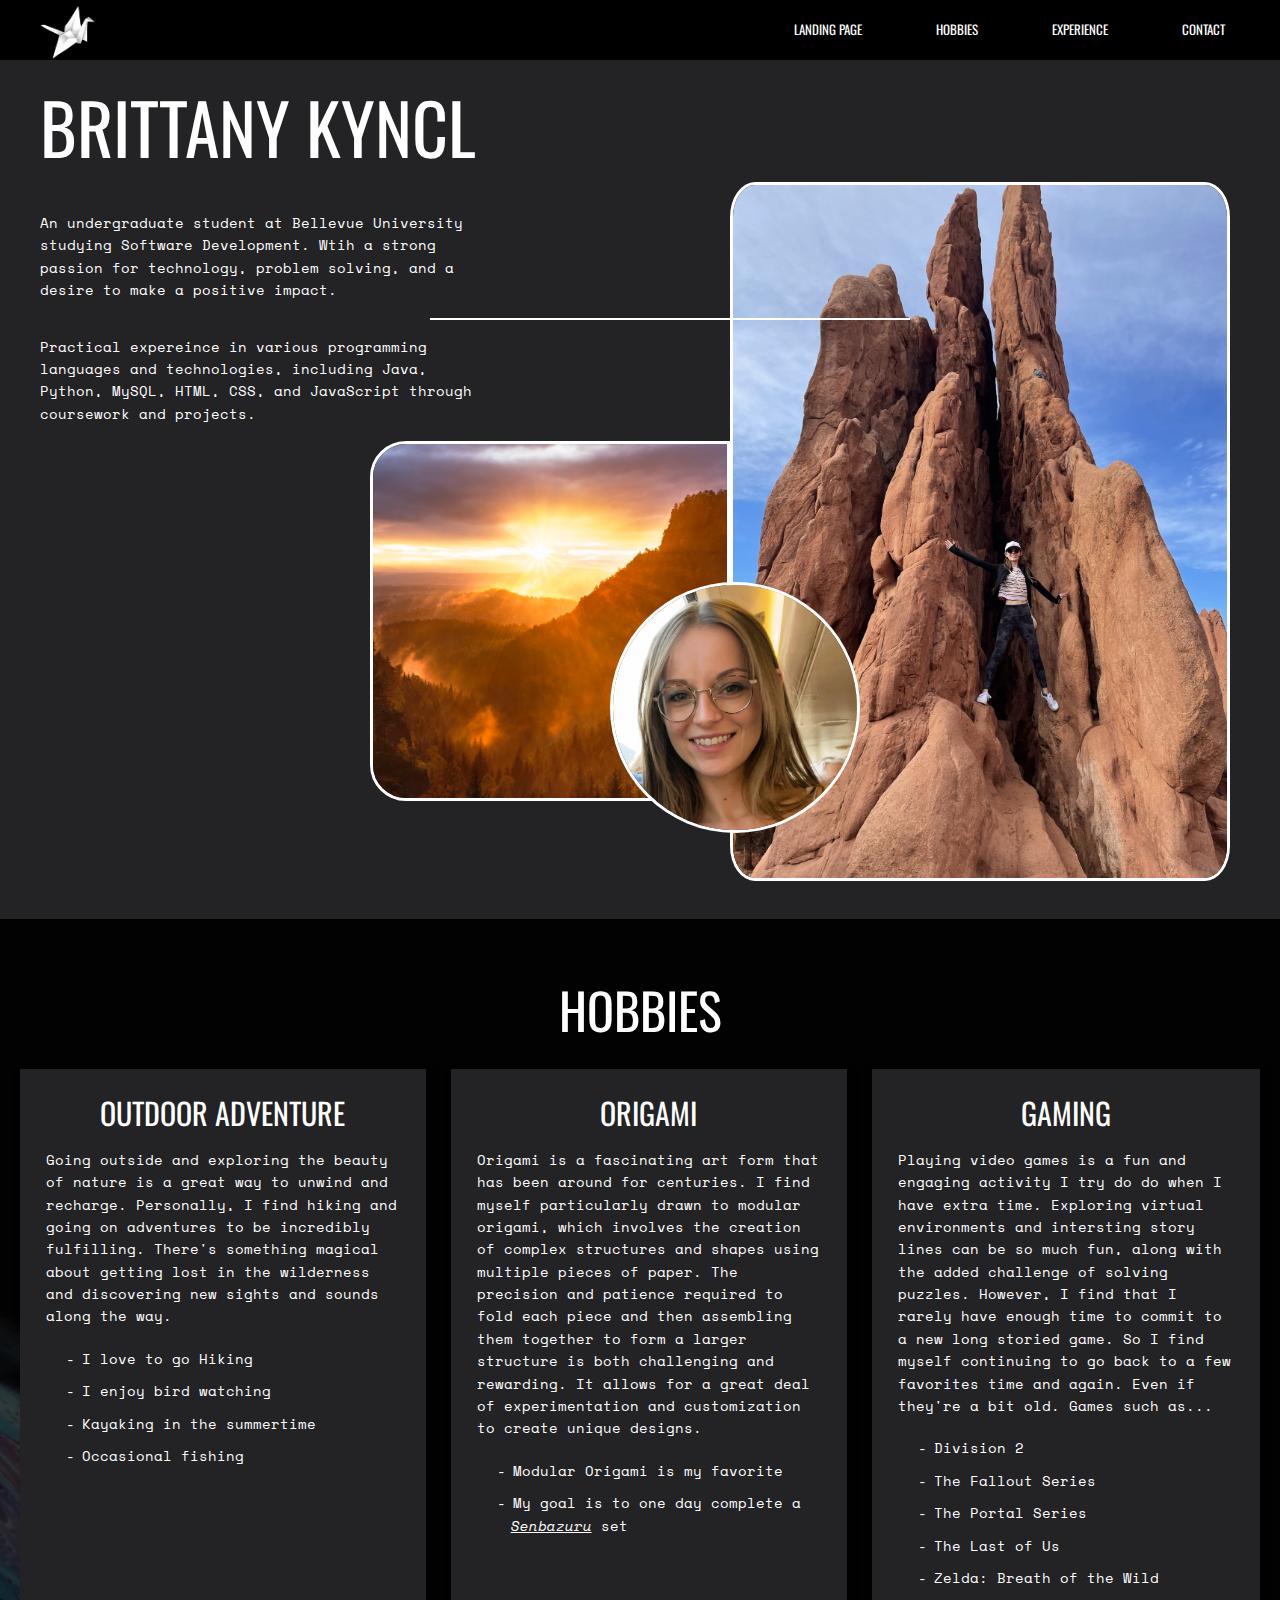
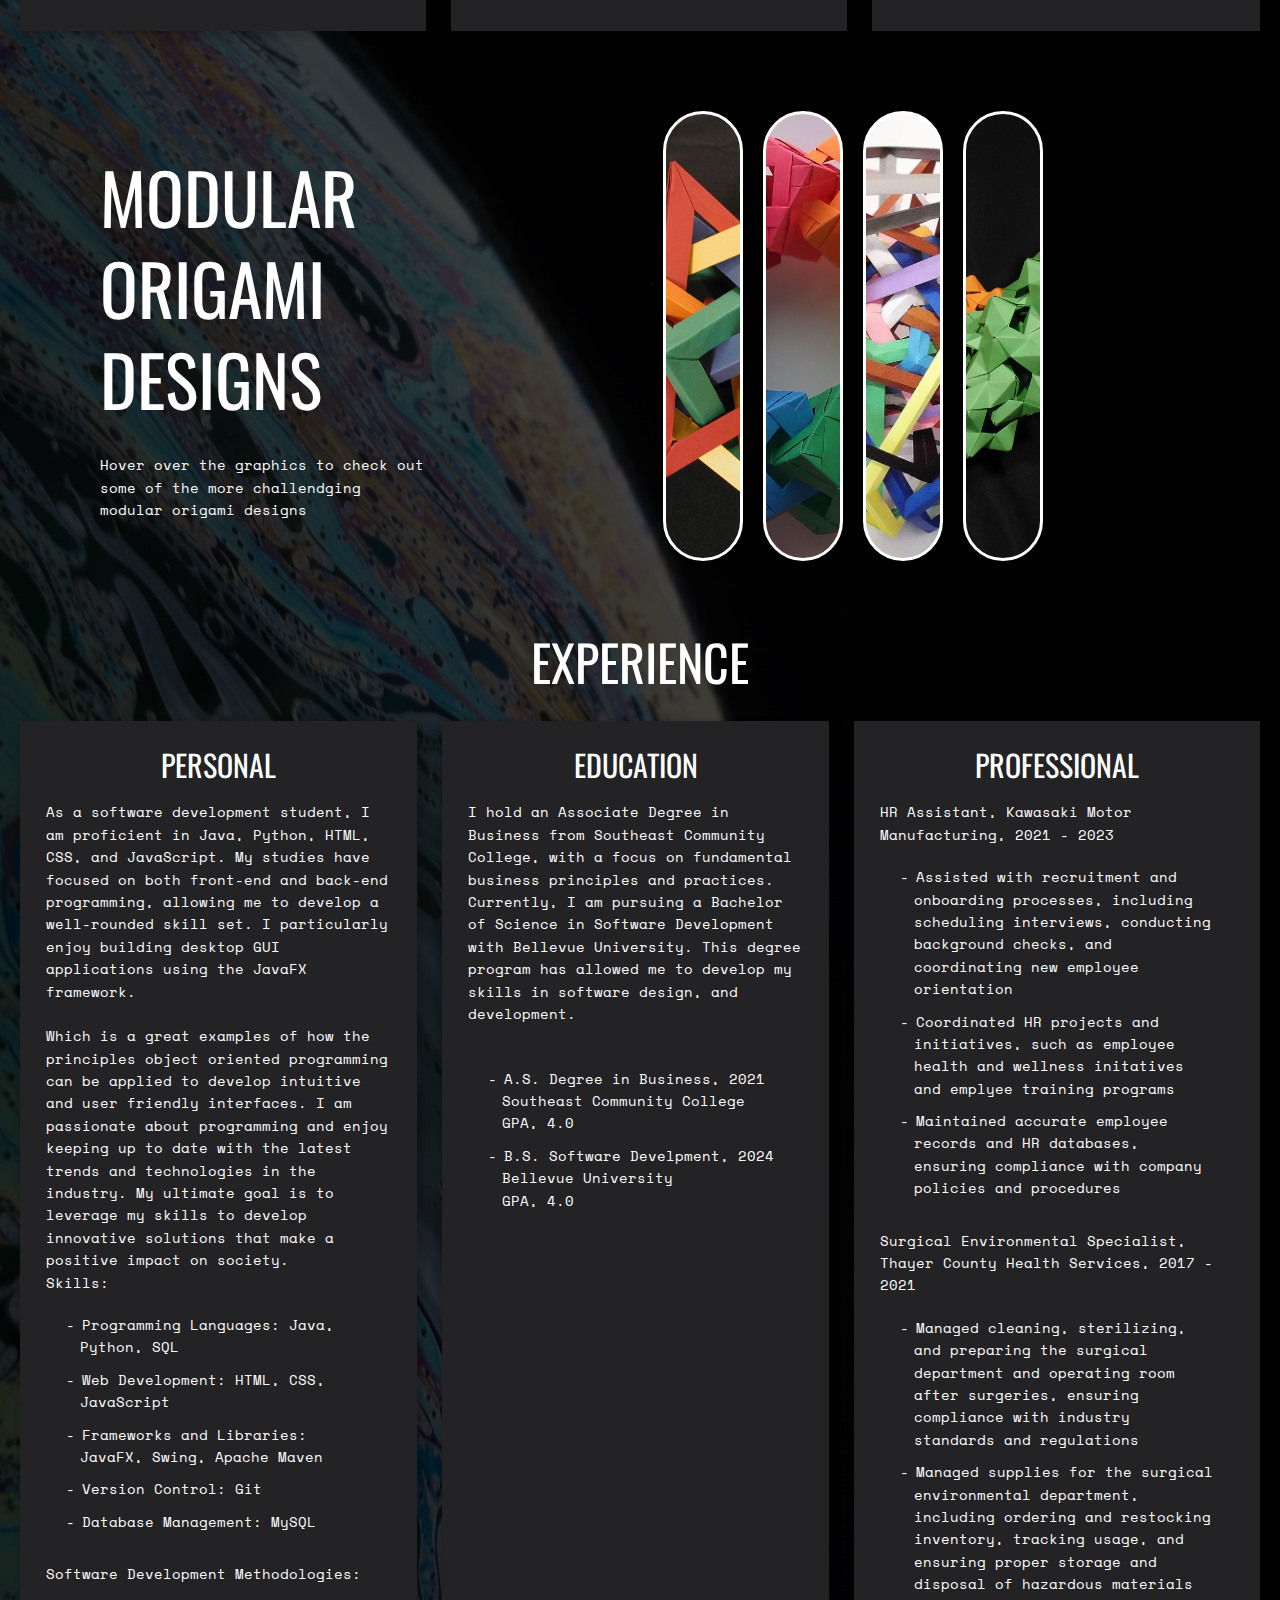
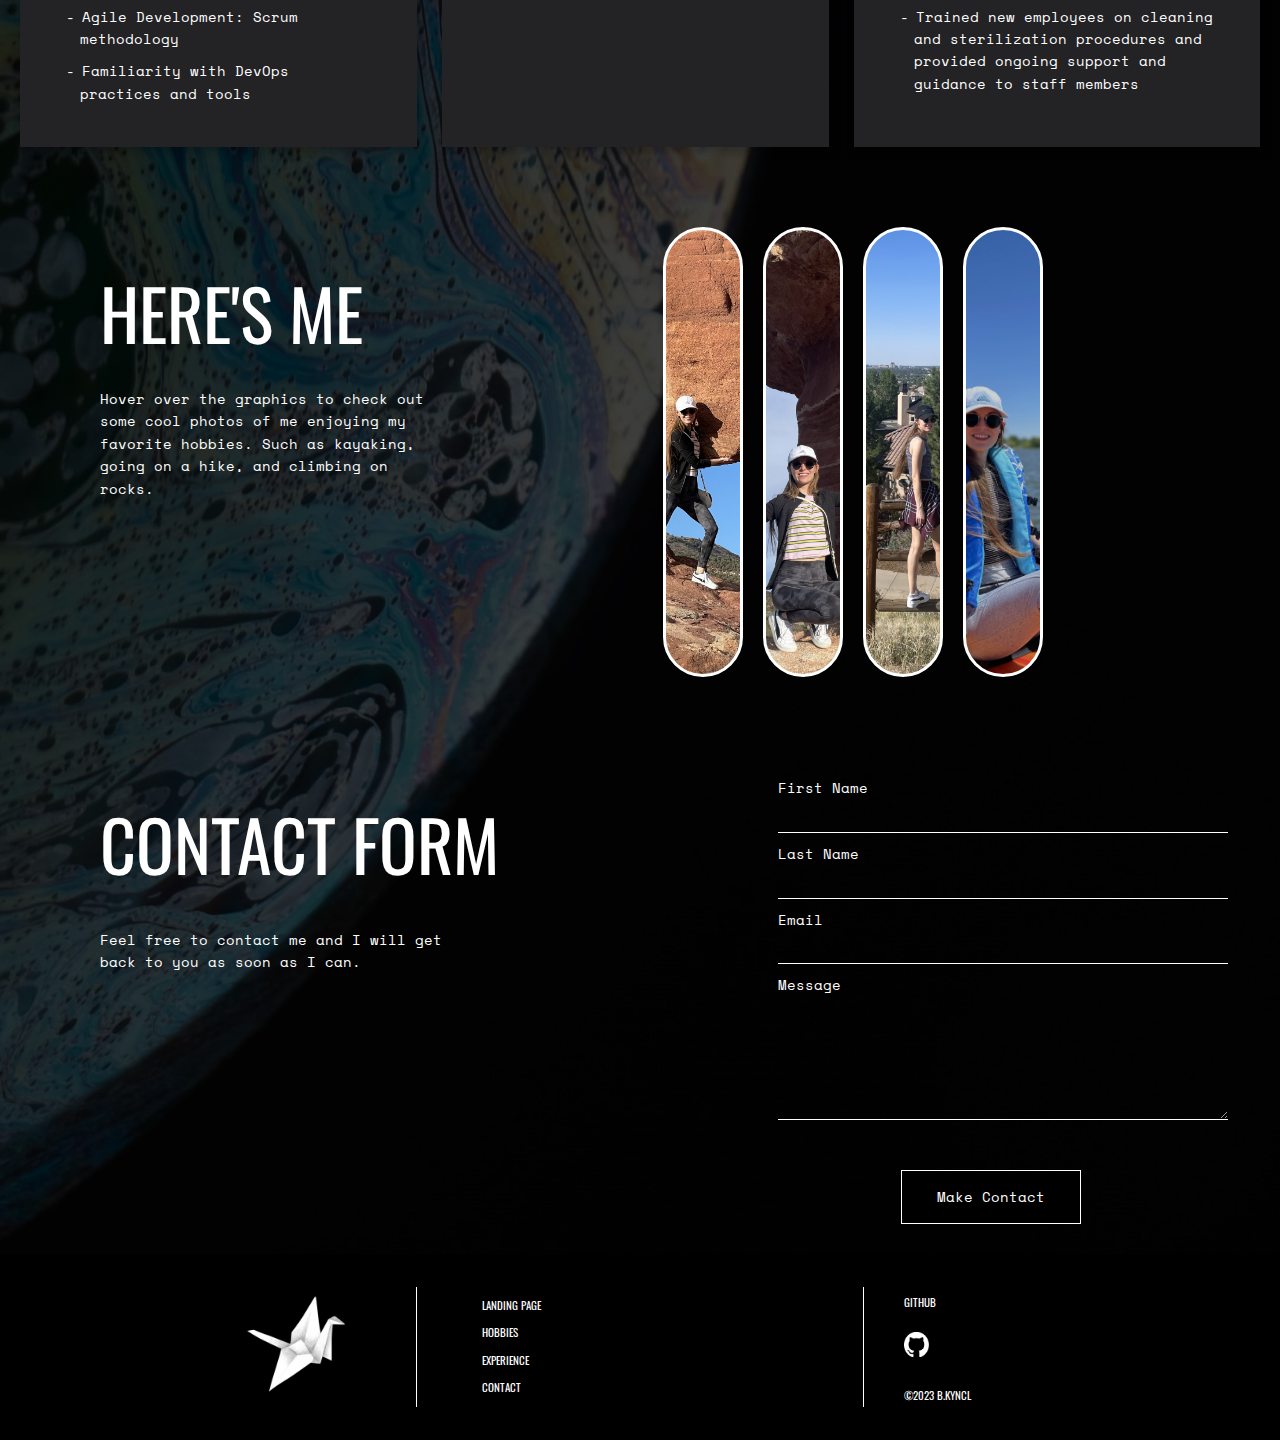
<file: index.html>
<!--
myBio.html
Module 12 Assignment 
Name: Brittany Kyncl
Date: 3.3.23
Course: CSD340
-->
<!DOCTYPE html>
<html lang="en">
<head>
    <meta charset="UTF-8">
    <meta name="viewport" content="width=device-width, initial-scale=1.0">
    <link rel="stylesheet" type="text/css" href="myBio.css">
    <link rel="preconnect" href="https://fonts.googleapis.com">
    <link rel="preconnect" href="https://fonts.gstatic.com" crossorigin>
    <link href="https://fonts.googleapis.com/css2?family=Roboto+Slab:wght@500;600;700&family=Roboto:wght@300;400;500;700&display=swap" rel="stylesheet">
    <link href="https://fonts.googleapis.com/css2?family=Oswald:wght@200;300;400;500;600;700&family=Space+Mono:wght@400;700&display=swap" rel="stylesheet">
    <title>myBio Landing Page</title>
</head>
<body>
    <header class="navheader">
        <!--navigation bar-->
        <div class="navcontainer">
            <nav>
                <!--logo-->
                <a href="../csd-340/index.html" class="logo"><img id="logo1" src="images/crane.png" alt="Logo Image"></a>
                <!--media only hamburger-->
                <input type="checkbox" name="menu_expand" id="menuBtn">
                <label for="menuBtn" class="hamburger">
                    &#9776; <!--hamburger symbol reference-->
                </label>
                <!--menu-->
                <ul id="top-nav" class ="menu">
                    <li><a href="../csd-340/index.html">Landing Page</a></li>
                    <li><a href="#hobbies">Hobbies</a></li>
                    <li><a href="#experience">Experience</a></li>
                    <li><a href="#contact">Contact</a></li>
                </ul>
            </nav>
        </div>
    </header>
    <div class="scene">
        <ul class="scene-grid">
            <li>
                <h1 id="title">Brittany Kyncl</h1>
            </li>
            <li>
                <p>An undergraduate student at Bellevue University studying Software Development. Wtih a strong passion for technology, 
                    problem solving, and a desire to make a positive impact.</p>
            </li>
            <li>
                <div class="white-line"></div>
            </li>
            <li>
                <p>Practical expereince in various programming languages and technologies, including Java, Python, MySQL, HTML, CSS, 
                    and JavaScript through coursework and projects.</p>
            </li>
            <li>
                <img id="scene-img1" src="images/rock.jpg" alt="Image 1">
            </li>
            <li>
                <img id="scene-img2" src="images/backdrop.jpg" alt="Image 2">
            </li>
            <li>
                <img id="scene-img3" src="images/IMG_0342.JPG" alt="Image 3">
            </li>
        </ul>
    </div>
    <div class="container">
        <div class="hobbies" id="hobbies">
            <h1>Hobbies</h1>
            <div class="grid-3-col">
                <div class="card">
                    <div class="card-title">
                        Outdoor Adventure
                    </div>
                    <div class="card-content">
                        <p>Going outside and exploring the beauty of nature is a great way to unwind and recharge. 
                            Personally, I find hiking and going on adventures to be incredibly fulfilling. There's something 
                            magical about getting lost in the wilderness and discovering new sights and sounds along the way.</p>
                        <ul>
                            <li>I love to go Hiking</li>
                            <li>I enjoy bird watching</li>
                            <li>Kayaking in the summertime</li>
                            <li>Occasional fishing</li>
                        </ul>
                    </div>
                </div>
                <div class="card">
                    <div class="card-title">
                        Origami
                    </div>
                    <div class="card-content">
                        <p>Origami is a fascinating art form that has been around for centuries. I find myself particularly
                            drawn to modular origami, which involves the creation of complex structures and shapes using multiple pieces of paper. 
                            The precision and patience required to fold each piece and then assembling them together to form a larger structure is both 
                            challenging and rewarding. It allows for a great deal of experimentation and customization to create unique designs.</p>
                        <ul>
                            <li>Modular Origami is my favorite</li>
                            <li>My goal is to one day complete a <a href="https://www.rituals.com/en-us/mag-rituality-the-legend-of-senbazuru.html" title="Click to learn more" target="blank">Senbazuru</a> set</li>
                        </ul>
                    </div>
                </div>
                <div class="card">
                    <div class="card-title">
                        Gaming
                    </div>
                    <div class="card-content">
                        <p>Playing video games is a fun and engaging activity I try do do when I have extra time. Exploring virtual environments
                            and intersting story lines can be so much fun, along with the added challenge of solving puzzles. However, I find that
                            I rarely have enough time to commit to a new long storied game. So I find myself continuing to go back to a few favorites time
                            and again. Even if they're a bit old. Games such as...</p>
                        <ul>
                            <li>Division 2</li>
                            <li>The Fallout Series</li>
                            <li>The Portal Series</li>
                            <li>The Last of Us</li>
                            <li>Zelda: Breath of the Wild</li>
                        </ul>
                    </div>
                </div>
            </div>
        </div>
        <div class="gallery-container">
            <div class="gallery-title">
                <h1>Modular Origami Designs</h1>
                <p>Hover over the graphics to check out some of the more challendging modular origami designs</p>
            </div>
            <div class="img-container">
                <div class="img-box"><h3>5 Interlocking Tetradedra</h3></div>
                <div class="img-box"><h3>Interlocking Diamong Window Cube</h3></div>
                <div class="img-box"><h3>Intersecting Pentagonal Prisms</h3></div>
                <div class="img-box"><h3>Interlocking Dodecahedrons</h3></div>
            </div>
        </div>
        <div class="experience" id="experience">
            <h1>Experience</h1>
            <div class="grid-3-col">
                <div class="card">
                    <div class="card-title">
                        Personal
                    </div>
                    <div class="card-content">
                        <p>As a software development student, I am proficient in Java, Python, HTML, CSS, and JavaScript. My studies have focused on 
                            both front-end and back-end programming, allowing me to develop a well-rounded skill set. I particularly enjoy building 
                            desktop GUI applications using the JavaFX framework.</p>
                            <br>
                        <p>Which is a great examples of how the principles object oriented programming can be applied to develop intuitive and user friendly interfaces. 
                            I am passionate about programming and enjoy keeping up to date with the latest trends and technologies in the industry. 
                            My ultimate goal is to leverage my skills to develop innovative solutions that make a positive impact on society.</p>
                        <p>Skills:</p>
                        <ul>
                            <li>Programming Languages: Java, Python, SQL</li>
                            <li>Web Development: HTML, CSS, JavaScript</li>
                            <li>Frameworks and Libraries: JavaFX, Swing, Apache Maven</li>
                            <li>Version Control: Git</li>
                            <li>Database Management: MySQL</li>
                        </ul>
                        <p>Software Development Methodologies:</p>
                        <ul>
                            <li>Agile Development: Scrum methodology</li>
                            <li>Familiarity with DevOps practices and tools</li>
                        </ul>
                    </div>
                </div>
                <div class="card">
                    <div class="card-title">
                        Education
                    </div>
                    <div class="card-content">
                        <p>I hold an Associate Degree in Business from Southeast Community College, with a focus on fundamental business principles
                            and practices. Currently, I am pursuing a Bachelor of Science in Software Development with Bellevue University. This degree program 
                            has allowed me to develop my skills in software design, and development.</p>
                            <br>
                        <ul>
                            <li>A.S. Degree in Business, 2021 <br>Southeast Community College<br>GPA, 4.0</li>
                            <li>B.S. Software Develpment, 2024<br>Bellevue University<br>GPA, 4.0 </li>
                        </ul>
                    </div>
                </div>
                <div class="card">
                    <div class="card-title">
                        Professional
                    </div>
                    <div class="card-content">
                        <p>HR Assistant, Kawasaki Motor Manufacturing, 2021 - 2023</p>
                        <ul>
                            <li>Assisted with recruitment and onboarding processes, including scheduling interviews, conducting background checks, 
                                and coordinating new employee orientation</li>
                            <li>Coordinated HR projects and initiatives, such as employee health and wellness initatives and emplyee training programs</li>
                            <li>Maintained accurate employee records and HR databases, ensuring compliance with company policies and procedures</li>
                        </ul>
                        <p>Surgical Environmental Specialist, Thayer County Health Services, 2017 - 2021</p>
                        <ul>
                            <li>Managed cleaning, sterilizing, and preparing the surgical department and operating room after surgeries, ensuring compliance 
                                with industry standards and regulations</li>
                            <li>Managed supplies for the surgical environmental department, including ordering and restocking inventory, tracking usage, and 
                                ensuring proper storage and disposal of hazardous materials</li>
                            <li>Trained new employees on cleaning and sterilization procedures and provided ongoing support and guidance to staff members</li>
                        </ul>
                    </div>
                </div>
            </div>  
        </div>  
        <div class="gallery-container">
            <div class="gallery-title">
                <h1>Here's Me</h1>
                <p>Hover over the graphics to check out some cool photos of me enjoying my favorite hobbies. Such as kayaking, going on a hike, and climbing on
                    rocks.
                </p>
            </div>
            <div class="img-container">
                <div class="img-box2"><h3>Garden of the Gods</h3></div>
                <div class="img-box2"><h3>Garden of the Gods</h3></div>
                <div class="img-box2"><h3>Hiking</h3></div>

                <div class="img-box2"><h3>Kayaking</h3></div>
            </div>
        </div> 
        <div class="contact-container" id="contact">
            <div class="form-title">
                <h1>Contact Form</h1>
                <p>Feel free to contact me and I will get back to you as soon as I can.</p>
            </div>
            <form class="form" action="mailto:brittanyrosekyncl@gmail.com?subject=Contact%20Form%20Submission" method="POST" enctype="text/plain">
            
                <label for="FirstName">First Name</label>
                <input type="text" id="FirstName" class="input" name="FirstName" required>
        
                <label for="LastName">Last Name</label>
                <input type="text" id="LastName" class="input" name="LastName" required>
        
                <label for="Email">Email</label>
                <input type="text" id="Email" class="input" name="Email" required>

                <label for="Message">Message</label>
                <textarea class="textarea" id="Message" name="Message" cols="5" rows="5" required></textarea>

                <input type="submit" class="btn btn-primary" value="Make Contact">
            </form>
        </div>
        <footer class="footer">
            <div class="footer-left">
                <!--logo-->
                <a href="../csd-340/index.html" class="logo"><img id="logo2" src="images/crane.png" alt="Logo Image"></a>        
            </div>
            <div class="separator"></div>
            <div class="footer-center">
                <ul class ="menu">
                    <li><a href="../csd-340/index.html">Landing Page</a></li>
                    <li><a href="#hobbies">Hobbies</a></li>
                    <li><a href="#experience">Experience</a></li>
                    <li><a href="#contact">Contact</a></li>
                </ul>
            </div>
            <div class="separator"></div>
            <div class="footer-right">
                <p class="contact">GitHub</p>
                <div class ="contact-icons">
                    <a href="https://github.com/bkyncl" target="blank"><img src="images/github.png" alt="GitHub" class="icon"></a>
                    <p class="contact">&#169;2023 B.Kyncl</p>
                </div>
            </div>
        </footer>
    </div>
</body>
</html>
</file>
<file: myBio.css>
/*
myBio.css
Module 12 Assignment 
Name: Brittany Kyncl
Date: 3.3.23
Course: CSD340
*/
*{
    margin: 0;
    padding: 0;
    line-height:1.6;
    box-sizing: border-box;
}

.navheader{
    position: fixed;
    width: 100%;
    min-height: 60px;
    max-height: 60px;
    padding: 5px 20px;
    background: #000000;
    z-index: 30;
}
.navcontainer{
    width: 100%;
    max-width: 1400px;
    margin: 0 auto;
    width: 100%;
    display: flex;
    justify-content: space-between;
}
nav{
    width: 100%;
    display: flex;
    justify-content: space-between;
    align-items: center;
}
.logo{
    float: left;
    padding-left: 20px;
}
#logo1 {
    width:55px;
}
.menu-icons a{
    cursor: pointer;
    text-decoration: none;
}
.menu-icons img {
    width: 25px;
    height: 25px;
}
#logo2 {
    width: 100px;
}
#top-nav li {
    margin-bottom: 13px;
}
.menu li{
    display: inline-block;
    list-style: none;
}
.menu li a{
    display: block;
    color: #fff;
    font-size: 13px;
    text-transform: uppercase;
    padding: 5px 15px;
    margin: 0 20px;
    position: relative;
    text-decoration: none;
}
.menu li a::before{
    content: '';
    position: absolute;
    left: 0;
    bottom: 0;
    width: 100%;
    height: 3px;
    background:#308986 ;
    transform: scaleX(0);
    transition: 0.3s;
}
.menu li a:hover::before {
    transform: scaleX(1);
}
nav label.hamburger{
    font-size: 35px;
    color: #fff;
    cursor: pointer;
    position: absolute;
    top: -10%;
    left: 85%;
    z-index: 9;
    transition: 0.3s;
    display: none;
}
nav label.hamburger:hover{
    color:#308986 ;
}
#menuBtn{
    display: none;
}
/*media screen styling for navigation effective below 768px*/
@media only screen and (max-width: 768px){
    nav label.hamburger{
        display: block;
    }
    nav ul {
        position: fixed;
        top: 60px;
        left: 0;
        width: 100%;
        height: calc(80vh - 40px); ;
        background: #191726;
        display: flex;
        justify-content: center;
        align-items: center;
        flex-direction: column;
        transform: translateX(-100%);
        transition: 0.3s;
    }
    .menu li{
        margin: 25px 0;
    }
    .menu li a{
        display: block;
        font-size: 20px;
        padding: 5px 25px;
    }
    #menuBtn:checked ~ ul{
        transform: translateX(0);
    }
}
header, footer, h1, .card-title{
    font-family: 'Oswald', sans-serif;
    color: #fff;
    text-transform: uppercase;
}
.container {
    font-family: 'Space Mono', sans-serif;
    color: #fff;
    font-size: 14px;
    background-image: url("images/background.jpg");
    background-size:cover;
    background-repeat: no-repeat;
    background-position: center center;
    display: flex;
    flex-direction: column;
    justify-content: center;
    align-items: center;
}
.scene {
    padding-top: 60px;
    background-color: #232225;
    padding-bottom: 20px;
    display: flex;
    justify-content: center;
    align-items: center;
}
.scene-grid {
    max-width: 1400px;
    display: grid;
    grid-template-columns: 4fr 2fr 1fr 1fr 2fr 2fr 2fr 1fr 2fr 4fr;
    padding: 10px;
}
.scene-grid li {
    list-style: none;
    position: relative;
}
.scene-grid li:nth-child(1){
    grid-row: 1/ span 2;
    grid-column: span 8;
    z-index: 4;
}
.scene-grid li:nth-child(2){
    grid-row: 3 ;
    grid-column: span 4;
    padding-top: 30px;
    z-index: 4;
}
.scene-grid li:nth-child(3){
    grid-row: 4;
    grid-column: 4 / span 5;
    z-index: 4;
}
.scene-grid li:nth-child(4){
    grid-row: 5;
    grid-column: span 4;
    z-index: 4;
}
.scene-grid li:nth-child(5){
    grid-row: 3/ span 8;
    grid-column: 7/ span 4;
    z-index: 2;
}
.scene-grid li:nth-child(6){
    grid-row: 6 / span 5;
    grid-column: 3 / span 4;
    z-index: 1;
}
.scene-grid li:nth-child(7){
    grid-row: 8/ span 3;
    grid-column: 6 / span 3;
    z-index: 3;
}
.scene-grid p{
    color:#fff;
    font-family: 'Space Mono', sans-serif;
    font-size: 14px;
    margin-left: 30px;
}
#title {
    font-size: 70px;
    font-weight: 400;
    text-align: left;
    margin-left: 30px;
}
.white-line {
    height: 2px;
    background-color: white;
    width: 100%;
    margin: 0 auto;
}
#scene-img1 {
    width: 100%;
    max-width: 500px;
    border:#fff solid;
    border-radius: 5%;
}
#scene-img2 {
    width: 100%;
    max-width: 400px;
    border:#fff solid;
    border-top-left-radius: 10%;
    border-bottom-left-radius: 10%;
}
#scene-img3 {
    width: 100%;
    max-width: 250px;
    border:#fff solid;
    border-radius: 50%;
}
@media (max-width: 950px) {
    .scene-grid li:nth-child(1) {
        grid-row: 1 / span 3;
        grid-column: 1 / span 10;
    }
    .scene-grid li:nth-child(2) {
        grid-row: 4;
        grid-column: 1 / span 9;
    }
    .scene-grid li:nth-child(3) {
        grid-row: 9;
        grid-column: 1 / span 8;
    }
    .scene-grid li:nth-child(4) {
        padding-top: 10px;
        grid-row: 5;
        grid-column: 1 / span 9;
    }
    .scene-grid li:nth-child(5) {
        padding-top: 20px;
        grid-row: 6/ span 10;
        grid-column: 5/ span 6;
        margin-right: 20px;
    } 
    .scene-grid li:nth-child(6) {
        grid-row: 12/ span 3;
        grid-column: 1 / span 5;
        margin-left: 20px;
    }
    .scene-grid li:nth-child(7) {
        grid-row: 13/ span 3;
        grid-column: 2 / span 5;
    }
    #title {
        font-size: 50px;
        margin-left: 30px;
    }
    .white-line {
        width: 100%;
    }
    #scene-img1 {
        width: 100%;
    }
    #scene-img2 {
        width: 100%;
    }   
    #scene-img3 {
        width: 100%;
    }   
    .scene-grid p {
        font-size: 12px;
        margin-left: 30px;
    }
}
h1 {
    font-weight: 400;
    text-align: center;
    font-size: 50px;
}
.hobbies {
    min-height: 250px;
    padding-top: 50px;
}
.card-content ul {
    list-style-type: none;
    padding: 20px;
}
.card-content ul li {
    margin-bottom: 10px;
    text-indent: -1em;
    padding-left: 1em;
}
.card-content ul li:before {
    content: "-"; /* set the content to your custom symbol */
    margin-right: 0.5em; /* add some space between the symbol and the text */
}
.card-content ul a {
    text-decoration: underline;
    color: #fff;
    font-style: italic;
}
.card-content ul a:hover {
    text-decoration: none;
    color:#9e9b9b
}
.experience {
    min-height: 250px;
    padding-top: 50px;
}
.grid-3-col {
    display: grid;
    grid-template-columns: auto auto auto;
    grid-column-gap: 25px;
    padding: 20px;
    max-width: 1400px;
}
.card {
    box-shadow:  3px 4px 8px 2px rgba(6, 6, 6, 0.2);
    transition: 0.3s;
    width: 100%;
    background-color: #232225;
    padding: 10px;
}
.card-title {
    text-align: center;
    padding: 10px;
    font-size: 30px;
    font-weight: 400;
}
.card-content {
    padding: 2px 16px;
}
.card:hover {
    box-shadow: 0 8px 16px 0 rgba(240, 237, 237, 0.2);
}
@media screen and (max-width: 768px) {
    .grid-3-col {
      grid-template-columns: 1fr;
      grid-row-gap: 25px;
      padding: 20px;
      overflow: hidden;
    }
    
    .card {
      width: 100%;
      margin: 0 auto;
    }
}
.gallery-container {
    max-width: 1400px;
    width: 100%;
    display: flex;
    padding-top: 50px;
}
.gallery-title{
    flex: 1;
}
.img-container {
    flex: 2;
}
.gallery-title h1 {
    font-size: 70px;
    font-weight: 400;
    text-align: left;
    margin: 50px 0px 30px 100px;
    line-height: 1.3;
}
.gallery-title p {
    margin-left: 100px;
}
.img-container {
    flex: 2;
    display: flex;
    overflow: hidden;
    align-items: center;
    justify-content: center;
}
.img-box, 
.img-box2 {
    width: 80px;
    height: 450px;
    margin: 10px;
    border:#fff solid;
    border-radius: 50px;
    background: url(images/tetrahedra.jpg);
    background-size: cover;
    background-position: center;
    position: relative;
    transition: width 1s;
}
.img-box2 {
    width: 80px;
    height: 450px;
    margin: 10px;
    border:#fff solid;
    border-radius: 50px;
    background: url(images/rockhold.jpg);
    background-size: cover;
    background-position: center;
    position: relative;
    transition: width 1s;
}
.img-box:nth-child(2) {
    background: url(images/cubechain.jpg);
    background-size: cover;
    background-position: center;
}
.img-box:nth-child(3) {
    background: url(images/interpentagon.webp);
    background-size: cover;
    background-position: center;
}
.img-box:nth-child(4) {
    background: url(images/dodecahedrons.jpg);
    background-size: cover;
    background-position: center;
}
.img-box2:nth-child(2) {
    background: url(images/rock2.jpg);
    background-size: cover;
    background-position: center;
}
.img-box2:nth-child(3) {
    background: url(images/fence.JPEG);
    background-size: cover;
    background-position: center;
}
.img-box2:nth-child(4) {
    background: url(images/kayak.jpg);
    background-size: cover;
    background-position: center;
}
.img-box h3, 
.img-box2 h3 {
    color: #ffffff;
    position: absolute;
    bottom: 0;
    left: 30px;
    opacity: 0;
    transition: bottom 1s, opacity 1s;
}
.img-box:hover {
    width: 400px;
    cursor: pointer;
}
.img-box2:hover {
    width: 350px;
}
.img-box:hover h3,
.img-box2:hover h3 {
    opacity: 1;
    bottom:25px;
    text-shadow: 2px 2px 2px #000000
}
@media (max-width: 768px) {
    .gallery-container {
        margin: 0 auto;
    }
    .gallery-title h1 {
        font-size: 50px;
        margin: 30px 0px 30px 30px;
        width: 80%;
    }
  
    .gallery-title p {
        margin-left: 30px;
        width: 80%;
        padding-bottom: 30px;
    }
  
    .gallery-container {
        flex-direction: column;
    }
    .img-container {
        overflow: hidden;
    }
    .img-box,
    .img-box2 {
      width: 65px;
      height: 300px;
      margin: 10px;
      border-radius: 30px;
    }
    .img-box h3,
    .img-box2 h3 {
      font-size: 15px;
      bottom: 10px;
      left: 10px;
    }
  }
.contact-container {
    max-width: 1400px;
    width: 100%;
    display: grid;
    grid-template-columns: auto;
    grid-gap: 30px;
    padding-top: 50px;
}
.form-title {
    grid-column: 1 / 2;
}
.form-title h1 {
    font-size: 70px;
    font-weight: 400;
    text-align: left;
    margin: 50px 0px 30px 100px;
}
.form-title p {
    width: 50%;
    margin-left: 100px;
}
form {
    grid-column: 2 / 3;
    text-align: left;
    margin-right: 40px;
    padding-top: 30px;
    padding-bottom: 30px;
}
input,
textarea,
label {
    font-family: 'Space Mono', sans-serif;
    font-size: 14px;
    display: block;
    margin: 0 auto;
    width: 450px;
    padding-top: 10px;
    color: #fff;
}
input, textarea {
    background-color: transparent;
    border: 0;
    border-bottom: 1px solid #fff;
    max-width: 450px;
}
textarea:focus,
input:focus {
    outline: 1px solid #fff;
}
.input[type=submit],
.btn {
    border: 1px solid #fff;
    text-align: center;
    text-decoration: none;
    margin: 50px 0px 0px 135px;
    font-size: 14px;
    cursor: pointer;
    padding: 15px 32px;
    width: 180px;
    font-family: 'Space Mono', sans-serif;
}

.btn-primary {
    color: #fff;
    background-color: #000000;
}

.btn-primary:hover {
    color: #000000;
    background-color: #fff;
    transition: .5s;
}
@media screen and (max-width: 860px) {
    .contact-container {
      grid-template-columns: 1fr;
      margin: 10px;
      padding: 10px;
    }
  
    .form-title h1 {
      font-size: 50px;
      margin: 30px 0px 20px 20px;
    }
  
    .form-title p {
      margin-left: 20px;
    }
  
    form {
      grid-column: 1 / 2;
      margin-right: 0;
      max-width: 100%;
    }
  
    input, textarea, label {
      width: 100%;
      margin: 0;
    }
  
    .input[type=submit], .btn {
      margin: 30px auto;
    }
}
.footer {
    width: 100%;
    background-color:#000000;
    color:#fff;
    display: flex;
    align-items: center;
}
.footer-left,
.footer-center,
.footer-right {
    flex: 3;
}
.separator {
    border-left: 1px solid #fff;
    height: 120px;
    margin: 0 30px;
}
.footer-center ul {
    display: flex;
    flex-direction: column;
    list-style: none;
    margin: 0;
    padding: 0;
}
.footer-center ul a {
    position: relative;
    display: inline-block;
    font-size: 11px;
}
.footer-center ul a::before {
    content: '';
    position: absolute;
    bottom: 0;
    left: 0;
    right: 0;
    height: 3px;
    background: #308986;
    transform: scaleX(0);
    transition: 0.3s;
}
.footer-center ul a:hover::before {
    transform: scaleX(1);
}
.footer-left a {
    float: right;
    padding: 40px;
}
.contact {
    font-size: 11px;
    text-transform: uppercase;
    padding: 10px;
    margin-bottom: 10px;
    margin-top: 15px;
}
.contact-icons a{
    padding: 10px;
    cursor: pointer;
    text-decoration: none;
}
.contact-icons img {
    width: 25px;
    height: 25px;
}
/*media screen styling for footer effective below 768px*/
@media only screen and (max-width: 768px) {
    .footer {
        flex-direction: column;
        width: 100%;
    }
    .separator {
        display: none;
    }
    .footer-left,
    .footer-center,
    .footer-right {
        flex: 1;
        text-align: center;
        margin: 0px;
        padding: 5px;
        width: 100%;
    }
    .footer-left a {
        float: none;
    }
    .footer-center ul a {
        margin: 0px;
        padding: 5px;
    }
}
</file>
